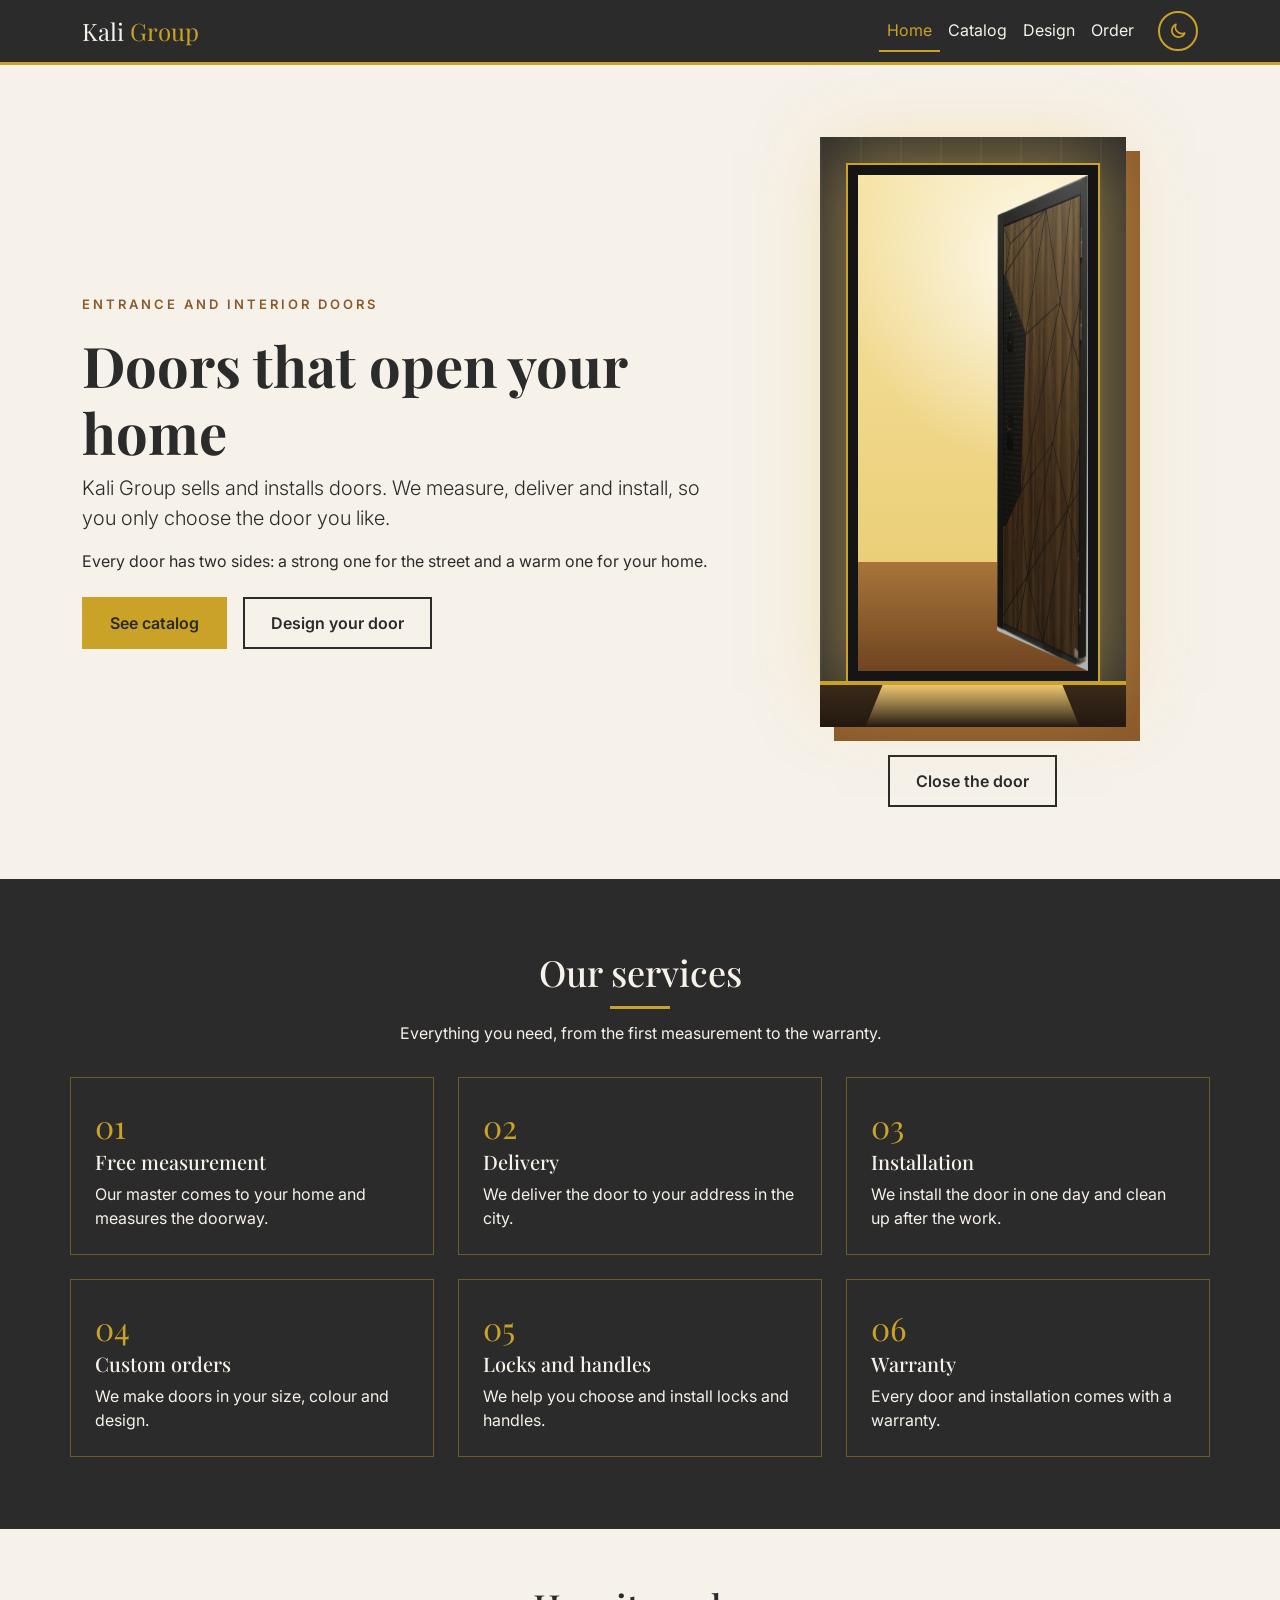
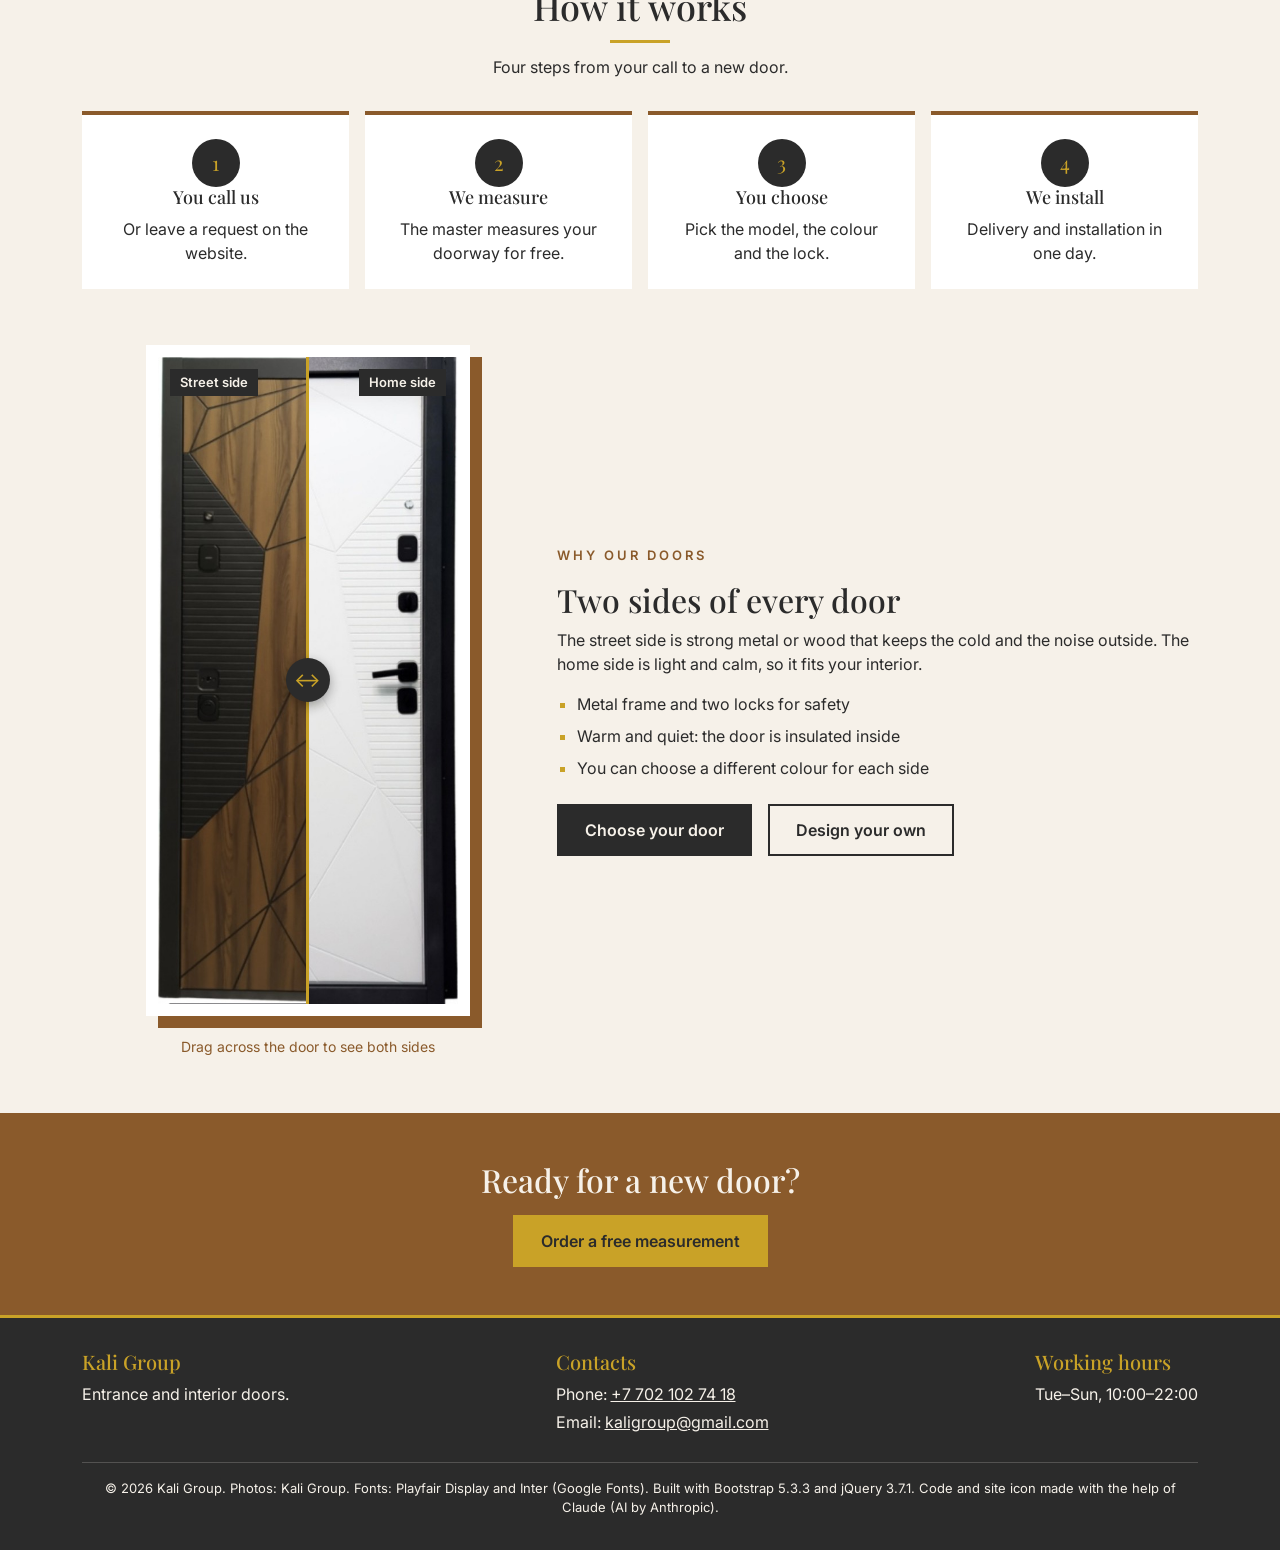
<file: index.html>
<!DOCTYPE html>
<html lang="en">
<head>
  <meta charset="UTF-8">
  <meta name="viewport" content="width=device-width, initial-scale=1">
  <title>Kali Group | Doors that open your home</title>
  <meta name="description" content="Kali Group sells and installs entrance and interior doors. Choose a door, design your own and order a free measurement.">
  <meta name="theme-color" content="#2b2b2b">

  <link rel="icon" href="favicon.svg" type="image/svg+xml">
  <link rel="icon" href="images/favicon-32.png" sizes="32x32" type="image/png">
  <link rel="icon" href="favicon.ico" sizes="48x48">
  <link rel="apple-touch-icon" href="images/apple-touch-icon.png">

  <link href="https://fonts.googleapis.com/css2?family=Inter:wght@400;600&family=Playfair+Display:wght@600;700&display=swap" rel="stylesheet">
  <link href="https://cdn.jsdelivr.net/npm/bootstrap@5.3.3/dist/css/bootstrap.min.css" rel="stylesheet">
  <link href="css/style.css" rel="stylesheet">
  <script src="js/theme.js"></script>
</head>
<body>

  <header class="sticky-top">
    <nav class="navbar navbar-expand-md site-nav" aria-label="Main menu">
      <div class="container">
        <a class="navbar-brand" href="index.html">Kali <span>Group</span></a>

        <button class="navbar-toggler" type="button" data-bs-toggle="collapse" data-bs-target="#mainMenu"
                aria-controls="mainMenu" aria-expanded="false" aria-label="Open menu">
          <span class="navbar-toggler-icon"></span>
        </button>

        <div class="collapse navbar-collapse" id="mainMenu">
          <ul class="navbar-nav ms-auto">
            <li class="nav-item"><a class="nav-link active" href="index.html" aria-current="page">Home</a></li>
            <li class="nav-item"><a class="nav-link" href="catalog.html">Catalog</a></li>
            <li class="nav-item"><a class="nav-link" href="design.html">Design</a></li>
            <li class="nav-item"><a class="nav-link" href="order.html">Order <span class="cart-count d-none">0</span><span class="visually-hidden cart-count-text d-none"> doors in your order</span></a></li>
            <li class="nav-item ms-md-3 mt-2 mt-md-0 d-flex align-items-center"><button type="button" class="theme-toggle" id="themeToggle" aria-label="Switch to dark mode">
              <svg class="icon-moon" viewBox="0 0 24 24" width="20" height="20" fill="none" stroke="currentColor" stroke-width="2" stroke-linecap="round" stroke-linejoin="round" aria-hidden="true"><path d="M20 14.5A8 8 0 0 1 9.5 4 8 8 0 1 0 20 14.5z"/></svg>
              <svg class="icon-sun" viewBox="0 0 24 24" width="20" height="20" fill="none" stroke="currentColor" stroke-width="2" stroke-linecap="round" aria-hidden="true"><circle cx="12" cy="12" r="4"/><path d="M12 2v2M12 20v2M2 12h2M20 12h2M4.9 4.9l1.4 1.4M17.7 17.7l1.4 1.4M4.9 19.1l1.4-1.4M17.7 6.3l1.4-1.4"/></svg>
            </button></li>
          </ul>
        </div>
      </div>
    </nav>
  </header>

  <main>

    <section class="hero">
      <div class="container">
        <div class="row align-items-center g-4">

          <div class="col-12 col-md-7 text-center text-md-start">
            <p class="kicker">Entrance and interior doors</p>
            <h1>Doors that open your home</h1>
            <p class="lead">Kali Group sells and installs doors. We measure, deliver and install, so you only choose the door you like.</p>
            <p class="d-none d-md-block">Every door has two sides: a strong one for the street and a warm one for your home.</p>

            <div class="button-row justify-content-center justify-content-md-start mt-4">
              <a href="catalog.html" class="button">See catalog</a>
              <a href="design.html" class="button button-line">Design your door</a>
            </div>
          </div>

          <div class="col-12 col-md-5">
            <div class="door-stage" id="doorScene">
              <div class="door-frame">
                <div class="door-room"></div>
                <div class="door-leaf" role="img" aria-label="Modern door with a walnut street side"></div>
              </div>
              <div class="door-floor"><div class="door-light"></div></div>
            </div>
            <button type="button" class="button button-line door-toggle" id="doorToggle" aria-pressed="false">Open the door</button>
          </div>

        </div>
      </div>
    </section>

    <section class="services" id="services">
      <div class="services-inner">
        <h2 class="section-title">Our services</h2>
        <p class="section-text">Everything you need, from the first measurement to the warranty.</p>

        <div class="services-list">
          <article class="service-item">
            <p class="service-number">01</p>
            <h3>Free measurement</h3>
            <p>Our master comes to your home and measures the doorway.</p>
          </article>
          <article class="service-item">
            <p class="service-number">02</p>
            <h3>Delivery</h3>
            <p>We deliver the door to your address in the city.</p>
          </article>
          <article class="service-item">
            <p class="service-number">03</p>
            <h3>Installation</h3>
            <p>We install the door in one day and clean up after the work.</p>
          </article>
          <article class="service-item">
            <p class="service-number">04</p>
            <h3>Custom orders</h3>
            <p>We make doors in your size, colour and design.</p>
          </article>
          <article class="service-item">
            <p class="service-number">05</p>
            <h3>Locks and handles</h3>
            <p>We help you choose and install locks and handles.</p>
          </article>
          <article class="service-item">
            <p class="service-number">06</p>
            <h3>Warranty</h3>
            <p>Every door and installation comes with a warranty.</p>
          </article>
        </div>
      </div>
    </section>

    <section class="section" id="steps">
      <div class="container">
        <h2 class="section-title">How it works</h2>
        <p class="section-text">Four steps from your call to a new door.</p>

        <div class="steps">
          <article class="step">
            <p class="step-number">1</p>
            <h3>You call us</h3>
            <p>Or leave a request on the website.</p>
          </article>
          <article class="step">
            <p class="step-number">2</p>
            <h3>We measure</h3>
            <p>The master measures your doorway for free.</p>
          </article>
          <article class="step">
            <p class="step-number">3</p>
            <h3>You choose</h3>
            <p>Pick the model, the colour and the lock.</p>
          </article>
          <article class="step">
            <p class="step-number">4</p>
            <h3>We install</h3>
            <p>Delivery and installation in one day.</p>
          </article>
        </div>
      </div>
    </section>

    <section class="section pt-0" id="two-sides">
      <div class="container">
        <div class="row align-items-center g-4">

          <div class="col-12 col-md-5 order-2 order-md-1">
            <div class="photo-frame compare-frame mb-0">
              <div class="compare" id="compare">
                <img src="images/door-modern-inside.jpg" alt="Modern door, white home side with lines">
                <div class="compare-top"><img src="images/door-modern-outside.jpg" alt="Modern door, walnut street side with lines"></div>
                <input type="range" class="compare-range" id="compareRange" min="0" max="100" value="50" aria-label="Move to compare the street side and the home side of the door">
                <span class="compare-line"></span>
                <span class="compare-knob" aria-hidden="true">↔</span>
                <span class="compare-tag compare-tag-left">Street side</span>
                <span class="compare-tag compare-tag-right">Home side</span>
              </div>
            </div>
            <p class="compare-hint">Drag across the door to see both sides</p>
          </div>

          <div class="col-12 col-md-7 order-1 order-md-2">
            <p class="kicker">Why our doors</p>
            <h2>Two sides of every door</h2>
            <p>The street side is strong metal or wood that keeps the cold and the noise outside. The home side is light and calm, so it fits your interior.</p>
            <ul class="check-list">
              <li>Metal frame and two locks for safety</li>
              <li>Warm and quiet: the door is insulated inside</li>
              <li>You can choose a different colour for each side</li>
            </ul>
            <div class="button-row mt-4">
              <a href="catalog.html" class="button button-dark">Choose your door</a>
              <a href="design.html" class="button button-line">Design your own</a>
            </div>
          </div>

        </div>
      </div>
    </section>

    <section class="cta">
      <h2>Ready for a new door?</h2>
      <a href="order.html" class="button">Order a free measurement</a>
    </section>

  </main>

  <footer class="site-footer">
    <div class="container">
      <div class="footer-inner">
        <div>
          <h3>Kali Group</h3>
          <p>Entrance and interior doors.</p>
        </div>
        <div>
          <h3>Contacts</h3>
          <p>Phone: <a href="tel:+77021027418">+7 702 102 74 18</a></p>
          <p>Email: <a href="mailto:kaligroup@gmail.com">kaligroup@gmail.com</a></p>
        </div>
        <div>
          <h3>Working hours</h3>
          <p>Tue–Sun, 10:00–22:00</p>
        </div>
      </div>
      <p class="footer-credit">&copy; 2026 Kali Group. Photos: Kali Group. Fonts: Playfair Display and Inter (Google Fonts). Built with Bootstrap 5.3.3 and jQuery 3.7.1. Code and site icon made with the help of Claude (AI by Anthropic).</p>
    </div>
  </footer>

  <button type="button" class="to-top" id="toTop" aria-label="Back to top">↑</button>
  <div class="toast-note" id="toast" role="status" aria-live="polite"></div>

  <script src="https://cdn.jsdelivr.net/npm/jquery@3.7.1/dist/jquery.min.js"></script>
  <script src="https://cdn.jsdelivr.net/npm/bootstrap@5.3.3/dist/js/bootstrap.bundle.min.js"></script>
  <script src="js/shared.js"></script>
  <script src="js/effects.js"></script>
  <script src="js/home.js"></script>
</body>
</html>
</file>
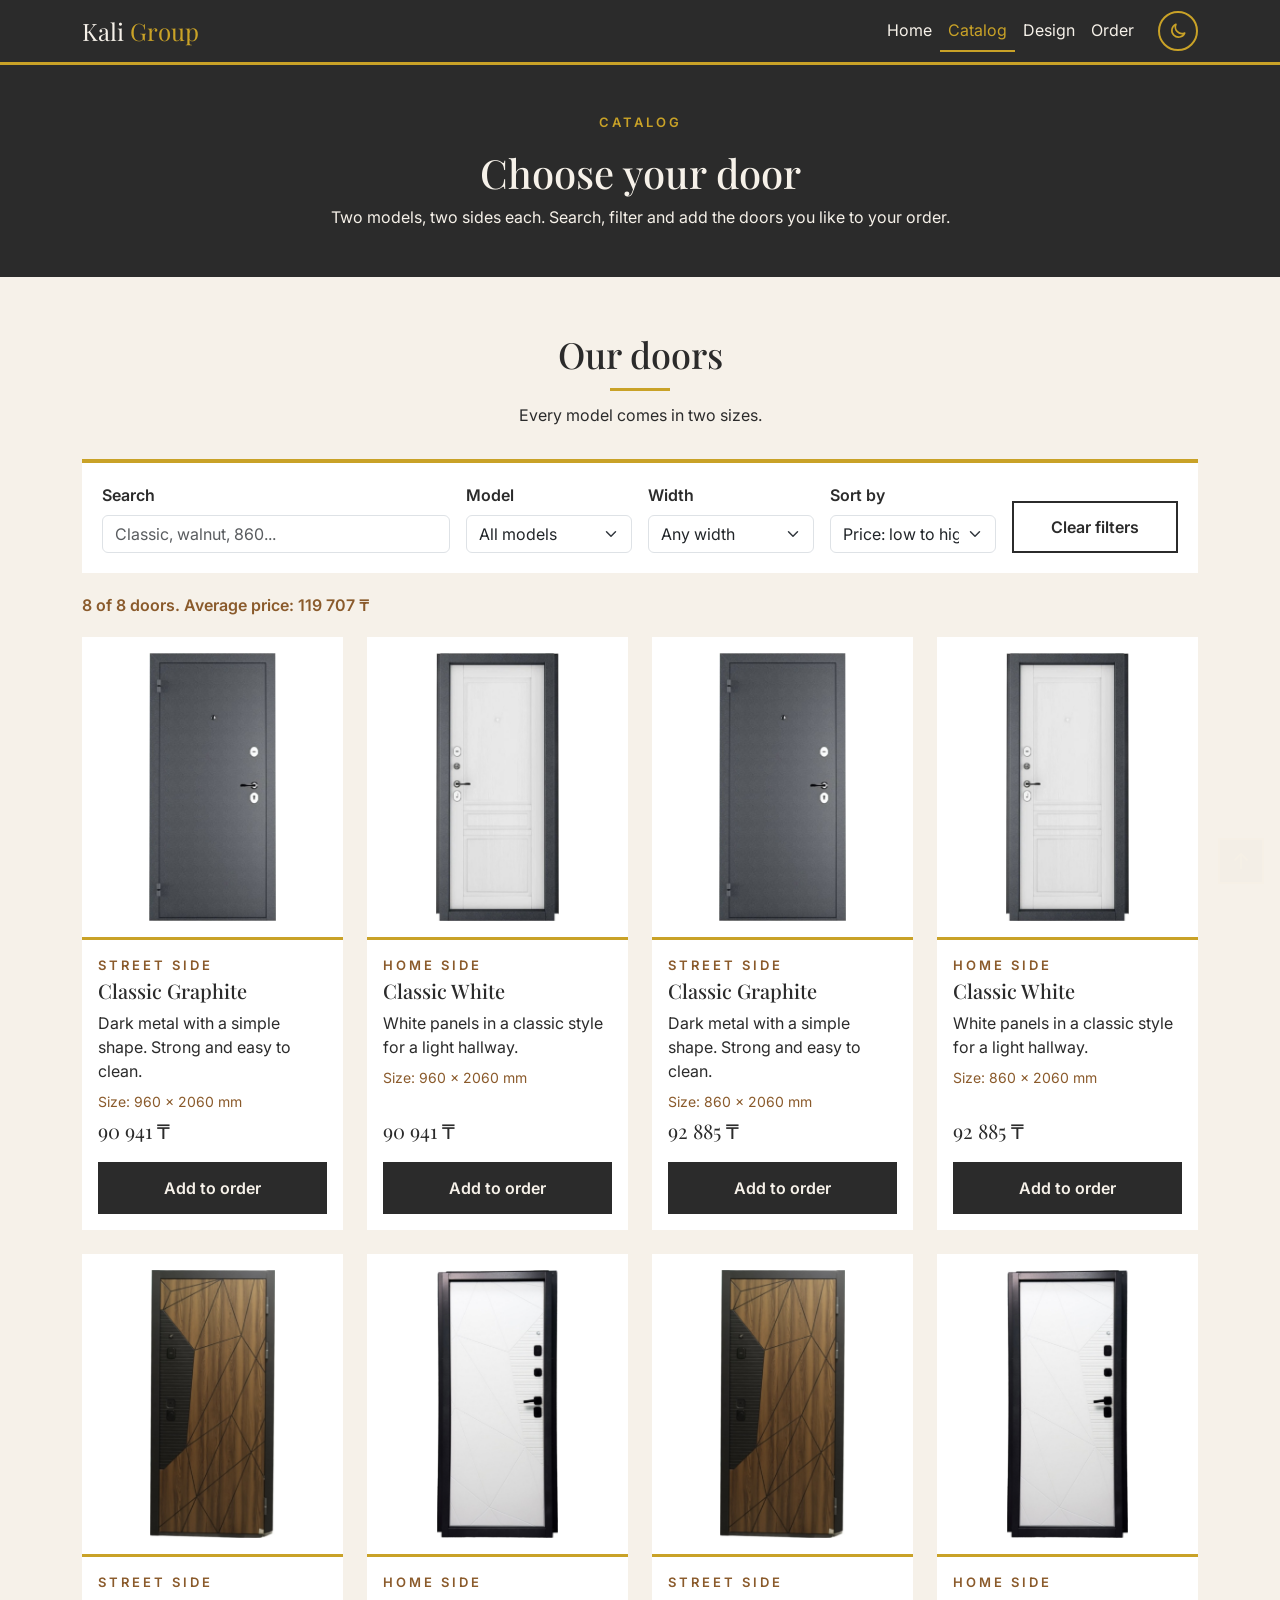
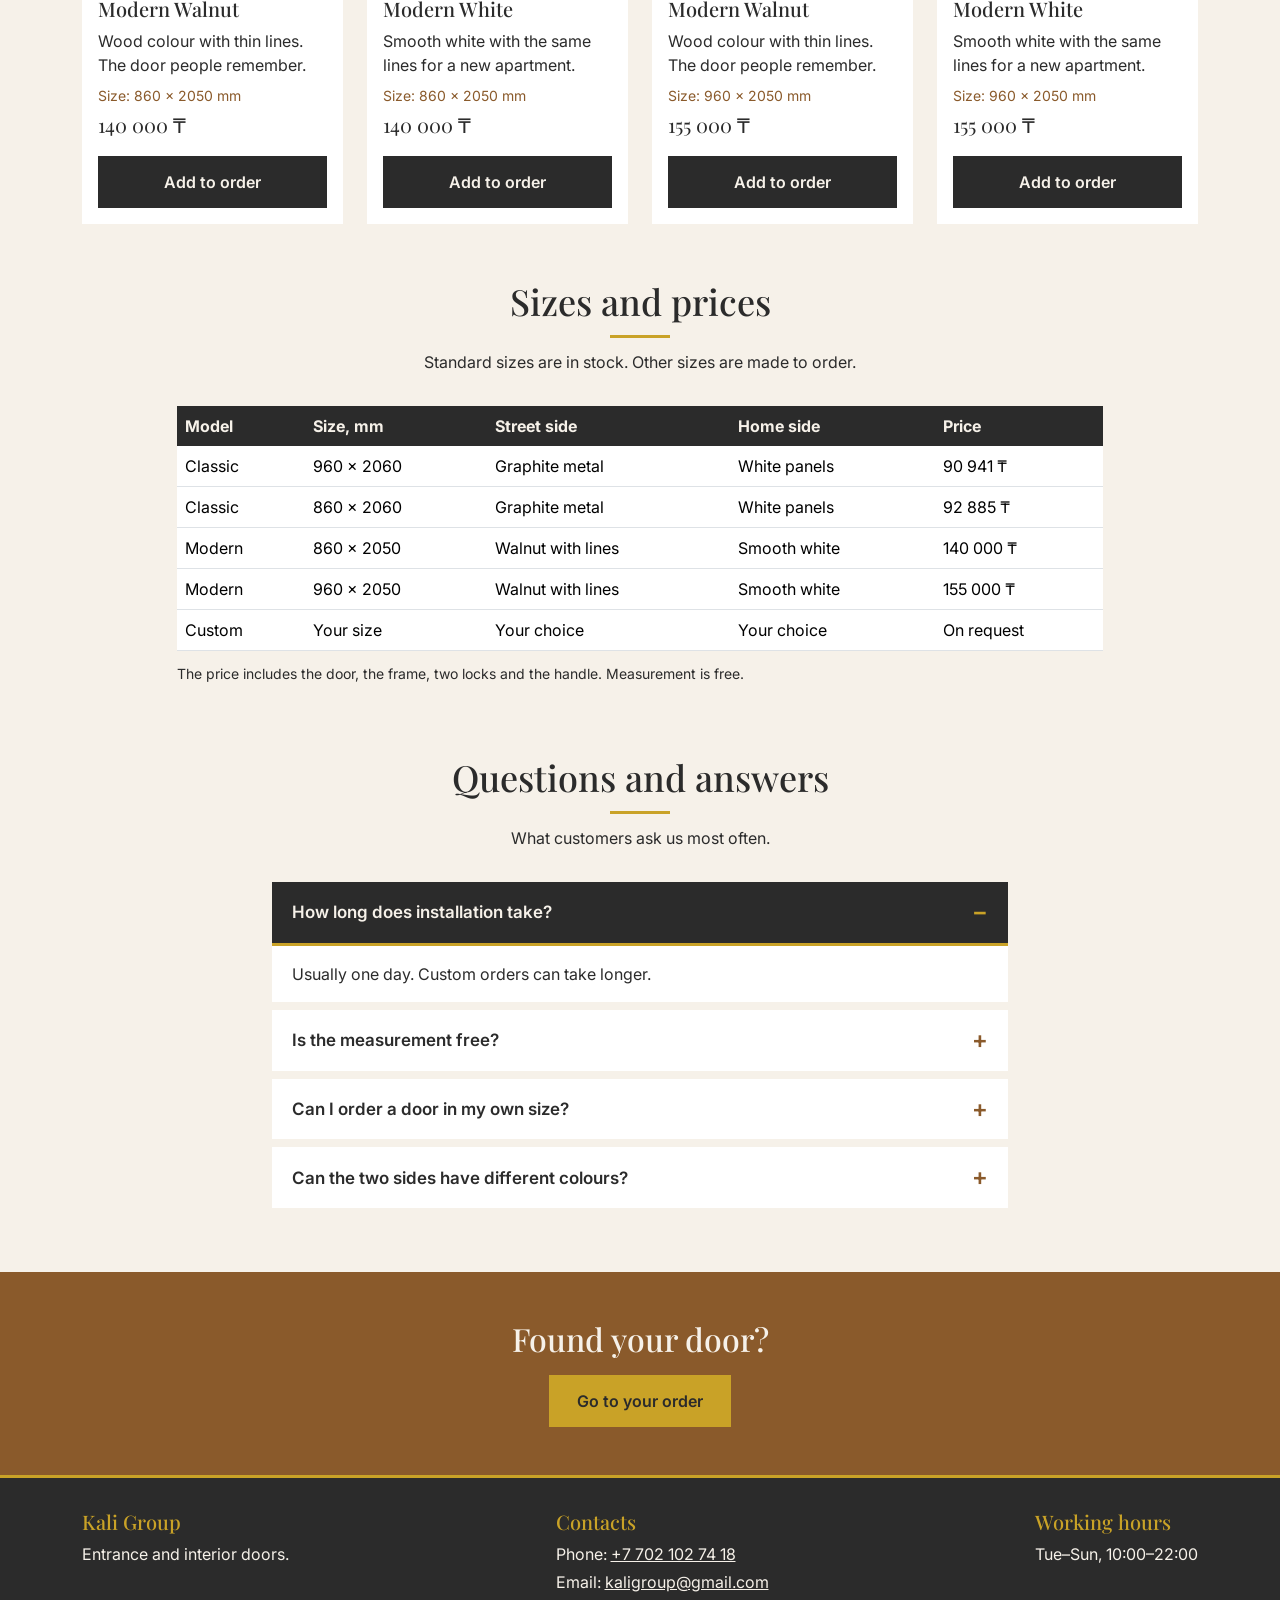
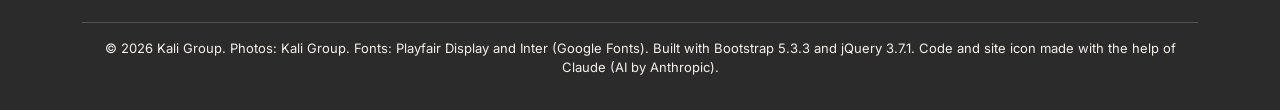
<file: catalog.html>
<!DOCTYPE html>
<html lang="en">
<head>
  <meta charset="UTF-8">
  <meta name="viewport" content="width=device-width, initial-scale=1">
  <title>Catalog | Kali Group</title>
  <meta name="description" content="Entrance and interior doors from Kali Group: search, filter, compare prices and add doors to your order.">
  <meta name="theme-color" content="#2b2b2b">

  <link rel="icon" href="favicon.svg" type="image/svg+xml">
  <link rel="icon" href="images/favicon-32.png" sizes="32x32" type="image/png">
  <link rel="icon" href="favicon.ico" sizes="48x48">
  <link rel="apple-touch-icon" href="images/apple-touch-icon.png">

  <link href="https://fonts.googleapis.com/css2?family=Inter:wght@400;600&family=Playfair+Display:wght@600;700&display=swap" rel="stylesheet">
  <link href="https://cdn.jsdelivr.net/npm/bootstrap@5.3.3/dist/css/bootstrap.min.css" rel="stylesheet">
  <link href="css/style.css" rel="stylesheet">
  <script src="js/theme.js"></script>
</head>
<body>

  <header class="sticky-top">
    <nav class="navbar navbar-expand-md site-nav" aria-label="Main menu">
      <div class="container">
        <a class="navbar-brand" href="index.html">Kali <span>Group</span></a>

        <button class="navbar-toggler" type="button" data-bs-toggle="collapse" data-bs-target="#mainMenu"
                aria-controls="mainMenu" aria-expanded="false" aria-label="Open menu">
          <span class="navbar-toggler-icon"></span>
        </button>

        <div class="collapse navbar-collapse" id="mainMenu">
          <ul class="navbar-nav ms-auto">
            <li class="nav-item"><a class="nav-link" href="index.html">Home</a></li>
            <li class="nav-item"><a class="nav-link active" href="catalog.html" aria-current="page">Catalog</a></li>
            <li class="nav-item"><a class="nav-link" href="design.html">Design</a></li>
            <li class="nav-item"><a class="nav-link" href="order.html">Order <span class="cart-count d-none">0</span><span class="visually-hidden cart-count-text d-none"> doors in your order</span></a></li>
            <li class="nav-item ms-md-3 mt-2 mt-md-0 d-flex align-items-center"><button type="button" class="theme-toggle" id="themeToggle" aria-label="Switch to dark mode">
              <svg class="icon-moon" viewBox="0 0 24 24" width="20" height="20" fill="none" stroke="currentColor" stroke-width="2" stroke-linecap="round" stroke-linejoin="round" aria-hidden="true"><path d="M20 14.5A8 8 0 0 1 9.5 4 8 8 0 1 0 20 14.5z"/></svg>
              <svg class="icon-sun" viewBox="0 0 24 24" width="20" height="20" fill="none" stroke="currentColor" stroke-width="2" stroke-linecap="round" aria-hidden="true"><circle cx="12" cy="12" r="4"/><path d="M12 2v2M12 20v2M2 12h2M20 12h2M4.9 4.9l1.4 1.4M17.7 17.7l1.4 1.4M4.9 19.1l1.4-1.4M17.7 6.3l1.4-1.4"/></svg>
            </button></li>
          </ul>
        </div>
      </div>
    </nav>
  </header>

  <main>

    <section class="page-head">
      <p class="kicker">Catalog</p>
      <h1>Choose your door</h1>
      <p class="mb-0">Two models, two sides each. Search, filter and add the doors you like to your order.</p>
    </section>

    <section class="section" id="doors">
      <div class="container">
        <h2 class="section-title">Our doors</h2>
        <p class="section-text">Every model comes in two sizes.</p>

        <div class="filters mb-3" role="search" aria-label="Find a door">
          <div class="row g-3 align-items-end">
            <div class="col-12 col-lg-4">
              <label for="search" class="form-label">Search</label>
              <input type="search" id="search" class="form-control" placeholder="Classic, walnut, 860..." maxlength="40" autocomplete="off">
            </div>
            <div class="col-6 col-md-3 col-lg-2">
              <label for="modelFilter" class="form-label">Model</label>
              <select id="modelFilter" class="form-select">
                <option value="all">All models</option>
                <option value="Classic">Classic</option>
                <option value="Modern">Modern</option>
              </select>
            </div>
            <div class="col-6 col-md-3 col-lg-2">
              <label for="sizeFilter" class="form-label">Width</label>
              <select id="sizeFilter" class="form-select">
                <option value="all">Any width</option>
                <option value="860">860 mm</option>
                <option value="960">960 mm</option>
              </select>
            </div>
            <div class="col-6 col-md-3 col-lg-2">
              <label for="sortBy" class="form-label">Sort by</label>
              <select id="sortBy" class="form-select">
                <option value="low">Price: low to high</option>
                <option value="high">Price: high to low</option>
                <option value="name">Name A–Z</option>
              </select>
            </div>
            <div class="col-6 col-md-3 col-lg-2">
              <button type="button" class="button button-line w-100" id="resetFilters">Clear filters</button>
            </div>
          </div>
        </div>

        <p class="result-info" id="resultInfo" aria-live="polite"></p>

        <div class="row g-4" id="doorGrid"></div>

        <div class="empty-state d-none" id="emptyState">
          <h3 class="h5">No doors found</h3>
          <p>Try another word or clear the filters.</p>
          <button type="button" class="button button-dark" id="emptyReset">Clear filters</button>
        </div>
        <noscript><p>Please turn on JavaScript to see the doors.</p></noscript>
      </div>
    </section>

    <section class="section pt-0" id="prices">
      <div class="container">
        <h2 class="section-title">Sizes and prices</h2>
        <p class="section-text">Standard sizes are in stock. Other sizes are made to order.</p>

        <div class="row justify-content-center">
          <div class="col-12 col-lg-10">
            <div class="table-responsive">
              <table class="table price-table">
                <thead>
                  <tr>
                    <th scope="col">Model</th>
                    <th scope="col">Size, mm</th>
                    <th scope="col" class="d-none d-md-table-cell">Street side</th>
                    <th scope="col" class="d-none d-md-table-cell">Home side</th>
                    <th scope="col">Price</th>
                  </tr>
                </thead>
                <tbody>
                  <tr>
                    <td>Classic</td>
                    <td>960 × 2060</td>
                    <td class="d-none d-md-table-cell">Graphite metal</td>
                    <td class="d-none d-md-table-cell">White panels</td>
                    <td>90 941 ₸</td>
                  </tr>
                  <tr>
                    <td>Classic</td>
                    <td>860 × 2060</td>
                    <td class="d-none d-md-table-cell">Graphite metal</td>
                    <td class="d-none d-md-table-cell">White panels</td>
                    <td>92 885 ₸</td>
                  </tr>
                  <tr>
                    <td>Modern</td>
                    <td>860 × 2050</td>
                    <td class="d-none d-md-table-cell">Walnut with lines</td>
                    <td class="d-none d-md-table-cell">Smooth white</td>
                    <td>140 000 ₸</td>
                  </tr>
                  <tr>
                    <td>Modern</td>
                    <td>960 × 2050</td>
                    <td class="d-none d-md-table-cell">Walnut with lines</td>
                    <td class="d-none d-md-table-cell">Smooth white</td>
                    <td>155 000 ₸</td>
                  </tr>
                  <tr>
                    <td>Custom</td>
                    <td>Your size</td>
                    <td class="d-none d-md-table-cell">Your choice</td>
                    <td class="d-none d-md-table-cell">Your choice</td>
                    <td>On request</td>
                  </tr>
                </tbody>
              </table>
            </div>
            <p class="table-note">The price includes the door, the frame, two locks and the handle. Measurement is free.</p>
          </div>
        </div>
      </div>
    </section>

    <section class="section pt-0" id="faq">
      <div class="container">
        <h2 class="section-title">Questions and answers</h2>
        <p class="section-text">What customers ask us most often.</p>

        <div class="row justify-content-center">
          <div class="col-12 col-lg-8">

            <div class="faq-item">
              <h3><button type="button" class="faq-question" id="faqQ1" aria-expanded="true" aria-controls="faqA1">How long does installation take?</button></h3>
              <div class="faq-answer" id="faqA1" role="region" aria-labelledby="faqQ1" style="display: block;">Usually one day. Custom orders can take longer.</div>
            </div>

            <div class="faq-item">
              <h3><button type="button" class="faq-question" id="faqQ2" aria-expanded="false" aria-controls="faqA2">Is the measurement free?</button></h3>
              <div class="faq-answer" id="faqA2" role="region" aria-labelledby="faqQ2">Yes, the measurement is free when you order a door from us.</div>
            </div>

            <div class="faq-item">
              <h3><button type="button" class="faq-question" id="faqQ3" aria-expanded="false" aria-controls="faqA3">Can I order a door in my own size?</button></h3>
              <div class="faq-answer" id="faqA3" role="region" aria-labelledby="faqQ3">Yes, we make doors in any size and colour.</div>
            </div>

            <div class="faq-item">
              <h3><button type="button" class="faq-question" id="faqQ4" aria-expanded="false" aria-controls="faqA4">Can the two sides have different colours?</button></h3>
              <div class="faq-answer" id="faqA4" role="region" aria-labelledby="faqQ4">Yes. Open the <a href="design.html">Design page</a> and try the colours of both sides before you order.</div>
            </div>

          </div>
        </div>
      </div>
    </section>

    <section class="cta">
      <h2>Found your door?</h2>
      <a href="order.html" class="button">Go to your order</a>
    </section>

  </main>

  <footer class="site-footer">
    <div class="container">
      <div class="footer-inner">
        <div>
          <h3>Kali Group</h3>
          <p>Entrance and interior doors.</p>
        </div>
        <div>
          <h3>Contacts</h3>
          <p>Phone: <a href="tel:+77021027418">+7 702 102 74 18</a></p>
          <p>Email: <a href="mailto:kaligroup@gmail.com">kaligroup@gmail.com</a></p>
        </div>
        <div>
          <h3>Working hours</h3>
          <p>Tue–Sun, 10:00–22:00</p>
        </div>
      </div>
      <p class="footer-credit">&copy; 2026 Kali Group. Photos: Kali Group. Fonts: Playfair Display and Inter (Google Fonts). Built with Bootstrap 5.3.3 and jQuery 3.7.1. Code and site icon made with the help of Claude (AI by Anthropic).</p>
    </div>
  </footer>

  <button type="button" class="to-top" id="toTop" aria-label="Back to top">↑</button>
  <div class="toast-note" id="toast" role="status" aria-live="polite"></div>

  <script src="https://cdn.jsdelivr.net/npm/jquery@3.7.1/dist/jquery.min.js"></script>
  <script src="https://cdn.jsdelivr.net/npm/bootstrap@5.3.3/dist/js/bootstrap.bundle.min.js"></script>
  <script src="js/shared.js"></script>
  <script src="js/effects.js"></script>
  <script src="js/data.js"></script>
  <script src="js/catalog.js"></script>
</body>
</html>
</file>
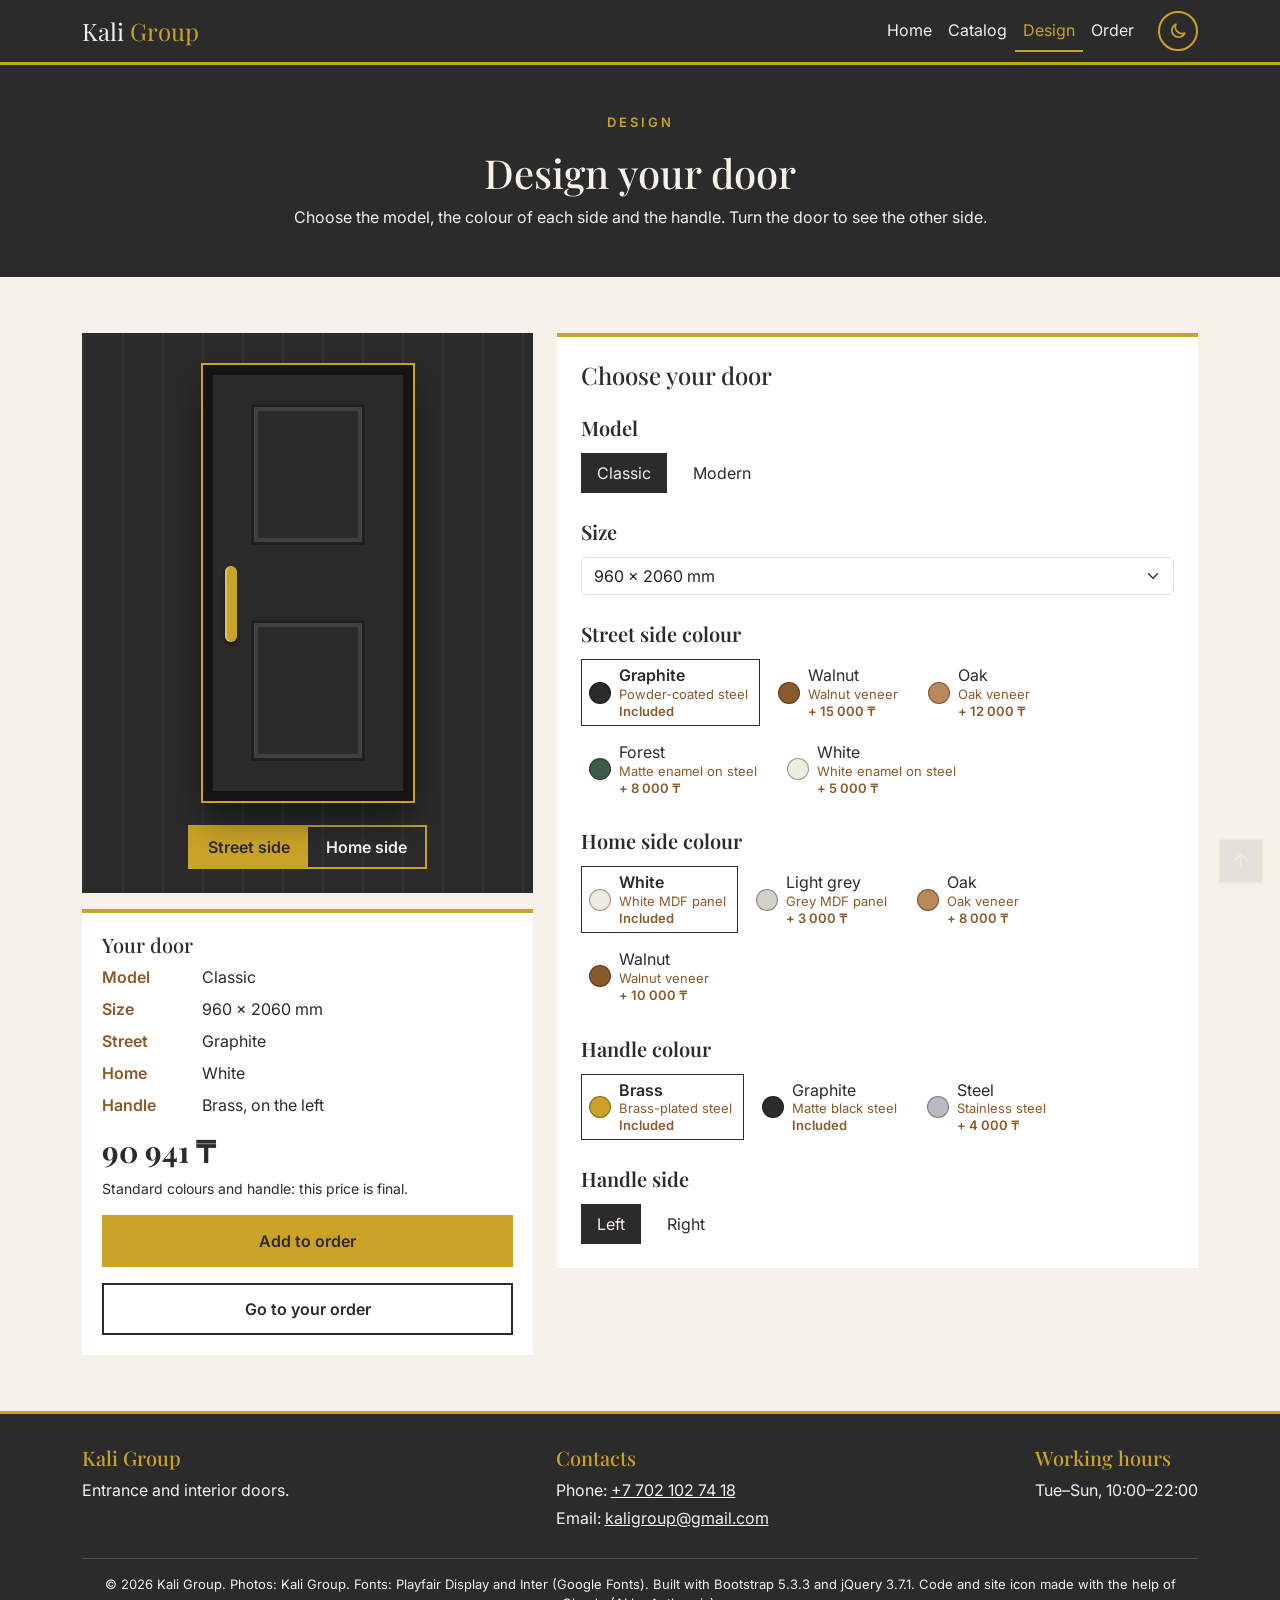
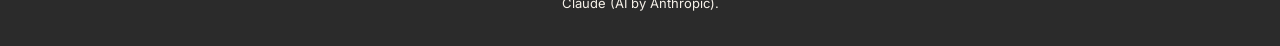
<file: design.html>
<!DOCTYPE html>
<html lang="en">
<head>
  <meta charset="UTF-8">
  <meta name="viewport" content="width=device-width, initial-scale=1">
  <title>Design your door | Kali Group</title>
  <meta name="description" content="Design your own door: choose the model, size, colour of each side and the handle, and see the price at once.">
  <meta name="theme-color" content="#2b2b2b">

  <link rel="icon" href="favicon.svg" type="image/svg+xml">
  <link rel="icon" href="images/favicon-32.png" sizes="32x32" type="image/png">
  <link rel="icon" href="favicon.ico" sizes="48x48">
  <link rel="apple-touch-icon" href="images/apple-touch-icon.png">

  <link href="https://fonts.googleapis.com/css2?family=Inter:wght@400;600&family=Playfair+Display:wght@600;700&display=swap" rel="stylesheet">
  <link href="https://cdn.jsdelivr.net/npm/bootstrap@5.3.3/dist/css/bootstrap.min.css" rel="stylesheet">
  <link href="css/style.css" rel="stylesheet">
  <script src="js/theme.js"></script>
</head>
<body>

  <header class="sticky-top">
    <nav class="navbar navbar-expand-md site-nav" aria-label="Main menu">
      <div class="container">
        <a class="navbar-brand" href="index.html">Kali <span>Group</span></a>

        <button class="navbar-toggler" type="button" data-bs-toggle="collapse" data-bs-target="#mainMenu"
                aria-controls="mainMenu" aria-expanded="false" aria-label="Open menu">
          <span class="navbar-toggler-icon"></span>
        </button>

        <div class="collapse navbar-collapse" id="mainMenu">
          <ul class="navbar-nav ms-auto">
            <li class="nav-item"><a class="nav-link" href="index.html">Home</a></li>
            <li class="nav-item"><a class="nav-link" href="catalog.html">Catalog</a></li>
            <li class="nav-item"><a class="nav-link active" href="design.html" aria-current="page">Design</a></li>
            <li class="nav-item"><a class="nav-link" href="order.html">Order <span class="cart-count d-none">0</span><span class="visually-hidden cart-count-text d-none"> doors in your order</span></a></li>
            <li class="nav-item ms-md-3 mt-2 mt-md-0 d-flex align-items-center"><button type="button" class="theme-toggle" id="themeToggle" aria-label="Switch to dark mode">
              <svg class="icon-moon" viewBox="0 0 24 24" width="20" height="20" fill="none" stroke="currentColor" stroke-width="2" stroke-linecap="round" stroke-linejoin="round" aria-hidden="true"><path d="M20 14.5A8 8 0 0 1 9.5 4 8 8 0 1 0 20 14.5z"/></svg>
              <svg class="icon-sun" viewBox="0 0 24 24" width="20" height="20" fill="none" stroke="currentColor" stroke-width="2" stroke-linecap="round" aria-hidden="true"><circle cx="12" cy="12" r="4"/><path d="M12 2v2M12 20v2M2 12h2M20 12h2M4.9 4.9l1.4 1.4M17.7 17.7l1.4 1.4M4.9 19.1l1.4-1.4M17.7 6.3l1.4-1.4"/></svg>
            </button></li>
          </ul>
        </div>
      </div>
    </nav>
  </header>

  <main>

    <section class="page-head">
      <p class="kicker">Design</p>
      <h1>Design your door</h1>
      <p class="mb-0">Choose the model, the colour of each side and the handle. Turn the door to see the other side.</p>
    </section>

    <section class="section">
      <div class="container">
        <div class="row g-4">

          <div class="col-12 col-lg-5">
            <div class="sticky-preview">
              <h2 class="visually-hidden-heading">Preview</h2>
              <div class="cfg-stage">
                <div class="cfg-door" id="cfgDoor" role="img" aria-label="Preview of your door">
                  <div class="cfg-inner">
                    <div class="cfg-face cfg-front"><span class="cfg-handle"></span></div>
                    <div class="cfg-face cfg-back"><span class="cfg-handle"></span></div>
                  </div>
                </div>
                <div class="segmented" role="group" aria-label="Side of the door">
                  <button type="button" class="view-btn" data-view="street" aria-pressed="true">Street side</button>
                  <button type="button" class="view-btn" data-view="home" aria-pressed="false">Home side</button>
                </div>
              </div>

              <div class="cfg-summary mt-3" aria-live="polite">
                <h3 class="h5">Your door</h3>
                <dl>
                  <dt>Model</dt><dd id="sumModel"></dd>
                  <dt>Size</dt><dd id="sumSize"></dd>
                  <dt>Street</dt><dd id="sumStreet"></dd>
                  <dt>Home</dt><dd id="sumHome"></dd>
                  <dt>Handle</dt><dd id="sumHandle"></dd>
                </dl>
                <p class="cfg-price mb-1" id="sumPrice"></p>
                <p class="cfg-note" id="sumNote"></p>
                <button type="button" class="button w-100" id="addConfig">Add to order</button>
                <a href="order.html" class="button button-line w-100 mt-3">Go to your order</a>
              </div>
            </div>
          </div>

          <div class="col-12 col-lg-7">
            <div class="cfg-panel">
              <h2 class="h4 mb-4">Choose your door</h2>

              <fieldset>
                <legend>Model</legend>
                <div class="choice-row" id="modelChoices">
                  <label class="choice"><input type="radio" name="model" value="Classic" checked><span class="choice-box">Classic</span></label>
                  <label class="choice"><input type="radio" name="model" value="Modern"><span class="choice-box">Modern</span></label>
                </div>
              </fieldset>

              <div class="mb-4">
                <label for="sizeSelect" class="cfg-label">Size</label>
                <select id="sizeSelect" class="form-select"></select>
              </div>

              <fieldset>
                <legend>Street side colour</legend>
                <div class="choice-row" id="streetSwatches"></div>
              </fieldset>

              <fieldset>
                <legend>Home side colour</legend>
                <div class="choice-row" id="homeSwatches"></div>
              </fieldset>

              <fieldset>
                <legend>Handle colour</legend>
                <div class="choice-row" id="handleSwatches"></div>
              </fieldset>

              <fieldset class="mb-0">
                <legend>Handle side</legend>
                <div class="choice-row" id="handleSideChoices">
                  <label class="choice"><input type="radio" name="handleSide" value="left" checked><span class="choice-box">Left</span></label>
                  <label class="choice"><input type="radio" name="handleSide" value="right"><span class="choice-box">Right</span></label>
                </div>
              </fieldset>
            </div>
          </div>

        </div>
      </div>
    </section>

  </main>

  <footer class="site-footer">
    <div class="container">
      <div class="footer-inner">
        <div>
          <h3>Kali Group</h3>
          <p>Entrance and interior doors.</p>
        </div>
        <div>
          <h3>Contacts</h3>
          <p>Phone: <a href="tel:+77021027418">+7 702 102 74 18</a></p>
          <p>Email: <a href="mailto:kaligroup@gmail.com">kaligroup@gmail.com</a></p>
        </div>
        <div>
          <h3>Working hours</h3>
          <p>Tue–Sun, 10:00–22:00</p>
        </div>
      </div>
      <p class="footer-credit">&copy; 2026 Kali Group. Photos: Kali Group. Fonts: Playfair Display and Inter (Google Fonts). Built with Bootstrap 5.3.3 and jQuery 3.7.1. Code and site icon made with the help of Claude (AI by Anthropic).</p>
    </div>
  </footer>

  <button type="button" class="to-top" id="toTop" aria-label="Back to top">↑</button>
  <div class="toast-note" id="toast" role="status" aria-live="polite"></div>

  <script src="https://cdn.jsdelivr.net/npm/jquery@3.7.1/dist/jquery.min.js"></script>
  <script src="https://cdn.jsdelivr.net/npm/bootstrap@5.3.3/dist/js/bootstrap.bundle.min.js"></script>
  <script src="js/shared.js"></script>
  <script src="js/effects.js"></script>
  <script src="js/design.js"></script>
</body>
</html>
</file>
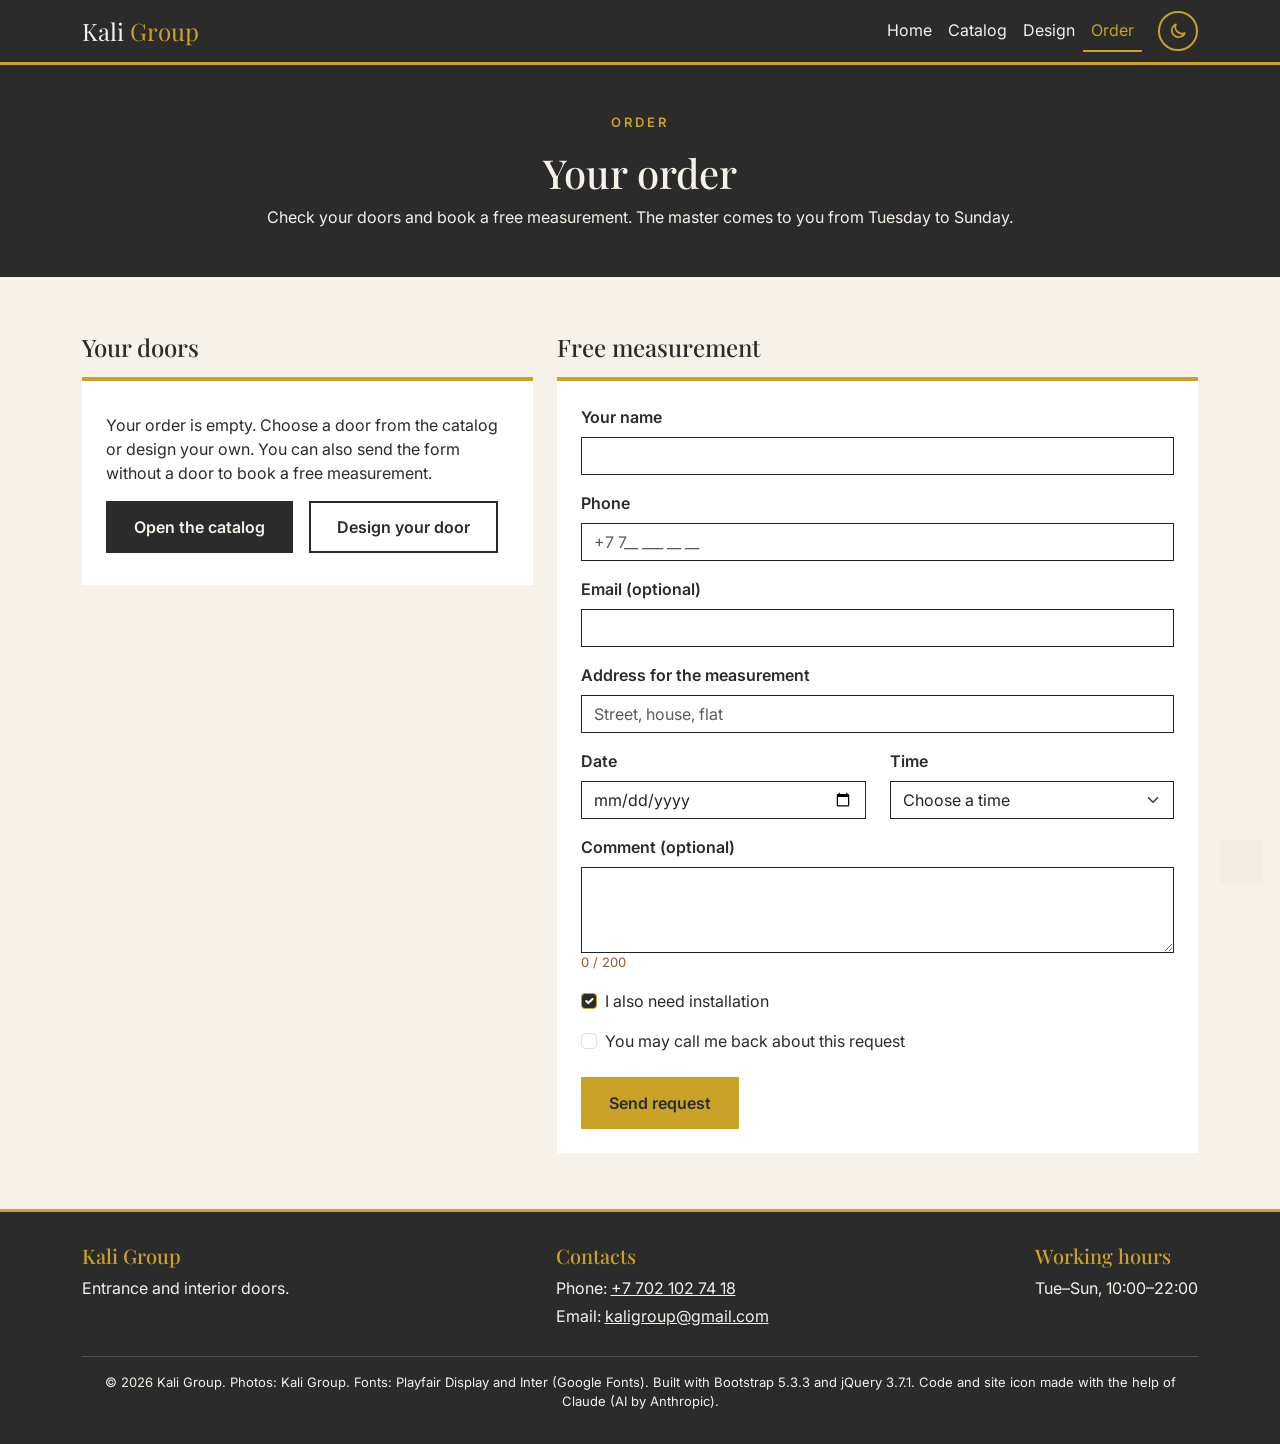
<file: order.html>
<!DOCTYPE html>
<html lang="en">
<head>
  <meta charset="UTF-8">
  <meta name="viewport" content="width=device-width, initial-scale=1">
  <title>Your order | Kali Group</title>
  <meta name="description" content="Check the doors in your order and book a free measurement with Kali Group.">
  <meta name="theme-color" content="#2b2b2b">

  <link rel="icon" href="favicon.svg" type="image/svg+xml">
  <link rel="icon" href="images/favicon-32.png" sizes="32x32" type="image/png">
  <link rel="icon" href="favicon.ico" sizes="48x48">
  <link rel="apple-touch-icon" href="images/apple-touch-icon.png">

  <link href="https://fonts.googleapis.com/css2?family=Inter:wght@400;600&family=Playfair+Display:wght@600;700&display=swap" rel="stylesheet">
  <link href="https://cdn.jsdelivr.net/npm/bootstrap@5.3.3/dist/css/bootstrap.min.css" rel="stylesheet">
  <link href="css/style.css" rel="stylesheet">
  <script src="js/theme.js"></script>
</head>
<body>

  <header class="sticky-top">
    <nav class="navbar navbar-expand-md site-nav" aria-label="Main menu">
      <div class="container">
        <a class="navbar-brand" href="index.html">Kali <span>Group</span></a>

        <button class="navbar-toggler" type="button" data-bs-toggle="collapse" data-bs-target="#mainMenu"
                aria-controls="mainMenu" aria-expanded="false" aria-label="Open menu">
          <span class="navbar-toggler-icon"></span>
        </button>

        <div class="collapse navbar-collapse" id="mainMenu">
          <ul class="navbar-nav ms-auto">
            <li class="nav-item"><a class="nav-link" href="index.html">Home</a></li>
            <li class="nav-item"><a class="nav-link" href="catalog.html">Catalog</a></li>
            <li class="nav-item"><a class="nav-link" href="design.html">Design</a></li>
            <li class="nav-item"><a class="nav-link active" href="order.html" aria-current="page">Order <span class="cart-count d-none">0</span><span class="visually-hidden cart-count-text d-none"> doors in your order</span></a></li>
            <li class="nav-item ms-md-3 mt-2 mt-md-0 d-flex align-items-center"><button type="button" class="theme-toggle" id="themeToggle" aria-label="Switch to dark mode">
              <svg class="icon-moon" viewBox="0 0 24 24" width="20" height="20" fill="none" stroke="currentColor" stroke-width="2" stroke-linecap="round" stroke-linejoin="round" aria-hidden="true"><path d="M20 14.5A8 8 0 0 1 9.5 4 8 8 0 1 0 20 14.5z"/></svg>
              <svg class="icon-sun" viewBox="0 0 24 24" width="20" height="20" fill="none" stroke="currentColor" stroke-width="2" stroke-linecap="round" aria-hidden="true"><circle cx="12" cy="12" r="4"/><path d="M12 2v2M12 20v2M2 12h2M20 12h2M4.9 4.9l1.4 1.4M17.7 17.7l1.4 1.4M4.9 19.1l1.4-1.4M17.7 6.3l1.4-1.4"/></svg>
            </button></li>
          </ul>
        </div>
      </div>
    </nav>
  </header>

  <main>

    <section class="page-head">
      <p class="kicker">Order</p>
      <h1>Your order</h1>
      <p class="mb-0">Check your doors and book a free measurement. The master comes to you from Tuesday to Sunday.</p>
    </section>

    <section class="section">
      <div class="container">

        <div class="success-box" id="successBox" role="status">
          <h2 class="h4">Request sent</h2>
          <p id="successText"></p>
          <div class="button-row">
            <a href="catalog.html" class="button">Back to the catalog</a>
            <a href="tel:+77021027418" class="button button-line">Call us</a>
          </div>
        </div>

        <div class="row g-4">

          <div class="col-12 col-lg-5">
            <h2 class="h4 mb-3">Your doors</h2>
            <div class="cart-box" id="cartList"></div>
          </div>

          <div class="col-12 col-lg-7">
            <h2 class="h4 mb-3">Free measurement</h2>
            <form class="order-form" id="orderForm" novalidate>
              <div class="mb-3">
                <label for="name" class="form-label">Your name</label>
                <input type="text" id="name" name="name" class="form-control" autocomplete="name" aria-describedby="nameError" aria-required="true">
                <div class="invalid-feedback" id="nameError"></div>
              </div>
              <div class="mb-3">
                <label for="phone" class="form-label">Phone</label>
                <input type="tel" id="phone" name="phone" class="form-control" placeholder="+7 7__ ___ __ __" autocomplete="tel" aria-describedby="phoneError" aria-required="true">
                <div class="invalid-feedback" id="phoneError"></div>
              </div>
              <div class="mb-3">
                <label for="email" class="form-label">Email (optional)</label>
                <input type="email" id="email" name="email" class="form-control" autocomplete="email" aria-describedby="emailError">
                <div class="invalid-feedback" id="emailError"></div>
              </div>
              <div class="mb-3">
                <label for="address" class="form-label">Address for the measurement</label>
                <input type="text" id="address" name="address" class="form-control" placeholder="Street, house, flat" autocomplete="address-line1" aria-describedby="addressError" aria-required="true">
                <div class="invalid-feedback" id="addressError"></div>
              </div>

              <div class="row">
                <div class="col-12 col-md-6">
              <div class="mb-3">
                <label for="date" class="form-label">Date</label>
                <input type="date" id="date" name="date" class="form-control" aria-describedby="dateError" aria-required="true">
                <div class="invalid-feedback" id="dateError"></div>
              </div>

                </div>
                <div class="col-12 col-md-6">
              <div class="mb-3">
                <label for="slot" class="form-label">Time</label>
                <select id="slot" name="slot" class="form-select" aria-describedby="slotError" aria-required="true"><option value="">Choose a time</option><option value="morning">10:00–13:00</option><option value="day">13:00–17:00</option><option value="evening">17:00–22:00</option></select>
                <div class="invalid-feedback" id="slotError"></div>
              </div>

                </div>
              </div>
              <div class="mb-3">
                <label for="comment" class="form-label">Comment (optional)</label>
                <textarea id="comment" name="comment" class="form-control" rows="3" aria-describedby="commentError commentCount"></textarea>
                <div class="invalid-feedback" id="commentError"></div>
                <div class="field-hint" id="commentCount">0 / 200</div>
              </div>

              <div class="form-check mb-3">
                <input type="checkbox" id="install" name="install" class="form-check-input" checked>
                <label for="install" class="form-check-label">I also need installation</label>
              </div>
              <div class="form-check mb-4">
                <input type="checkbox" id="agree" name="agree" class="form-check-input" aria-describedby="agreeError" aria-required="true">
                <label for="agree" class="form-check-label">You may call me back about this request</label>
                <div class="invalid-feedback" id="agreeError"></div>
              </div>
              <button type="submit" class="button">Send request</button>
            </form>
          </div>

        </div>
      </div>
    </section>

  </main>

  <footer class="site-footer">
    <div class="container">
      <div class="footer-inner">
        <div>
          <h3>Kali Group</h3>
          <p>Entrance and interior doors.</p>
        </div>
        <div>
          <h3>Contacts</h3>
          <p>Phone: <a href="tel:+77021027418">+7 702 102 74 18</a></p>
          <p>Email: <a href="mailto:kaligroup@gmail.com">kaligroup@gmail.com</a></p>
        </div>
        <div>
          <h3>Working hours</h3>
          <p>Tue–Sun, 10:00–22:00</p>
        </div>
      </div>
      <p class="footer-credit">&copy; 2026 Kali Group. Photos: Kali Group. Fonts: Playfair Display and Inter (Google Fonts). Built with Bootstrap 5.3.3 and jQuery 3.7.1. Code and site icon made with the help of Claude (AI by Anthropic).</p>
    </div>
  </footer>

  <button type="button" class="to-top" id="toTop" aria-label="Back to top">↑</button>
  <div class="toast-note" id="toast" role="status" aria-live="polite"></div>

  <script src="https://cdn.jsdelivr.net/npm/jquery@3.7.1/dist/jquery.min.js"></script>
  <script src="https://cdn.jsdelivr.net/npm/bootstrap@5.3.3/dist/js/bootstrap.bundle.min.js"></script>
  <script src="js/shared.js"></script>
  <script src="js/effects.js"></script>
  <script src="js/order.js"></script>
</body>
</html>
</file>
<file: css/style.css>
:root {
  --graphite: #2b2b2b;
  --walnut: #8a5a2b;
  --cream: #f6f1e9;
  --brass: #c9a227;
  --white: #ffffff;
  --error: #a4372a;

  --page-bg: #f6f1e9;
  --surface: #ffffff;
  --text: #2b2b2b;
  --hover: var(--hover);
  --line: var(--line);
  --line-soft: var(--line-soft);
  --accent-text: #8a5a2b;
  --strong: #2b2b2b;
  --on-strong: #f6f1e9;
}

:root[data-theme="dark"] {
  --page-bg: #181716;
  --surface: #242220;
  --text: #f1ebe0;
  --hover: #332f2a;
  --line: #4a443b;
  --line-soft: #3a352e;
  --accent-text: #d9a468;
  --strong: #f1ebe0;
  --on-strong: #1c1b1a;
  --error: #ff8a7a;
}

body {
  font-family: "Inter", sans-serif;
  background-color: var(--page-bg);
  color: var(--text);
}

h1, h2, h3 {
  font-family: "Playfair Display", serif;
}

section {
  scroll-margin-top: 70px;
}

a:focus-visible,
button:focus-visible,
input:focus-visible,
select:focus-visible,
textarea:focus-visible {
  outline: 3px solid var(--brass);
  outline-offset: 3px;
}

.section {
  padding: 56px 0;
}

.section-title {
  text-align: center;
  font-size: 30px;
  margin-bottom: 12px;
}

.section-title::after {
  content: "";
  display: block;
  width: 60px;
  height: 3px;
  margin: 12px auto 0;
  background-color: var(--brass);
}

.section-text {
  text-align: center;
  margin-bottom: 32px;
}

.kicker {
  text-transform: uppercase;
  letter-spacing: 3px;
  font-size: 13px;
  font-weight: 600;
  color: var(--accent-text);
}

/* Buttons */

.button {
  display: inline-block;
  padding: 12px 26px;
  border: 2px solid var(--brass);
  background-color: var(--brass);
  color: var(--graphite);
  font-family: inherit;
  font-size: 16px;
  font-weight: 600;
  line-height: 1.5;
  text-align: center;
  text-decoration: none;
  cursor: pointer;
  transition: background-color 0.3s, color 0.3s, border-color 0.3s, transform 0.2s;
}

.button:hover {
  background-color: var(--walnut);
  border-color: var(--walnut);
  color: var(--cream);
  transform: translateY(-2px);
}

.button:active {
  transform: translateY(0);
}

.button-line {
  background-color: transparent;
  border-color: var(--text);
  color: var(--text);
}

.button-line:hover {
  background-color: var(--text);
  border-color: var(--text);
  color: var(--page-bg);
}

.button-dark {
  background-color: var(--strong);
  border-color: var(--strong);
  color: var(--on-strong);
}

.button-dark:hover {
  background-color: var(--brass);
  border-color: var(--brass);
  color: var(--graphite);
}

/* Buttons side by side */

.button-row {
  display: flex;
  flex-wrap: wrap;
  gap: 16px;
}

.button-row .button {
  flex: 1 1 100%;
}

/* Navbar */

.site-nav {
  background-color: var(--graphite);
  border-bottom: 3px solid var(--brass);
}

.site-nav .navbar-brand {
  font-family: "Playfair Display", serif;
  font-size: 24px;
  color: var(--cream);
}

.site-nav .navbar-brand span {
  color: var(--brass);
}

.site-nav .nav-link {
  color: var(--cream);
  border-bottom: 2px solid transparent;
  transition: color 0.3s, border-color 0.3s;
}

.site-nav .nav-link:hover,
.site-nav .nav-link.active {
  color: var(--brass);
  border-bottom-color: var(--brass);
}

.site-nav .navbar-toggler {
  border-color: var(--brass);
  border-radius: 0;
}

.site-nav .navbar-toggler-icon {
  filter: invert(1);
}

.cart-count {
  display: inline-block;
  min-width: 22px;
  margin-left: 4px;
  padding: 0 6px;
  border-radius: 11px;
  background-color: var(--brass);
  color: var(--graphite);
  font-size: 13px;
  font-weight: 600;
  line-height: 22px;
  text-align: center;
}

/* Hero with the door */

.hero {
  padding: 48px 0;
  overflow: hidden;
}

.hero h1 {
  font-size: 36px;
  font-weight: 700;
}

.door-stage {
  position: relative;
  width: max-content;
  max-width: 100%;
  margin: 0 auto;
  padding: 28px 28px 0;
  background-color: var(--graphite);
  background-image: repeating-linear-gradient(90deg, rgba(255, 255, 255, 0.04) 0 2px, transparent 2px 40px);
  box-shadow: 14px 14px 0 var(--walnut);
  cursor: pointer;
}

.door-frame {
  display: grid;
  width: 200px;
  height: 412px;
  border: 10px solid #151515;
  perspective: 1100px;
  box-shadow: 0 0 0 2px var(--brass);
  transition: box-shadow 1.4s;
}

.door-room,
.door-leaf {
  grid-area: 1 / 1;
}

.door-room {
  position: relative;
  background:
    radial-gradient(circle at 80% 18%, rgba(255, 255, 255, 0.85), transparent 45%),
    linear-gradient(#f6e3a6, #e8c96a);
}

.door-room::before {
  content: "";
  position: absolute;
  right: 0;
  bottom: 0;
  left: 0;
  height: 22%;
  background: linear-gradient(#a8743a, #6f4520);
}

.door-room::after {
  content: "";
  position: absolute;
  top: 12%;
  right: 16%;
  width: 26px;
  height: 20px;
  background-color: var(--brass);
  clip-path: polygon(20% 0, 80% 0, 100% 100%, 0 100%);
}

.door-leaf {
  position: relative;
  z-index: 1;
  background-image: url("../images/door-modern-outside.jpg");
  background-size: cover;
  background-position: center;
  transform-origin: right center;
  transition: transform 1.6s cubic-bezier(0.3, 0.7, 0.2, 1), filter 1.6s;
}

.door-stage.is-open .door-leaf {
  transform: rotateY(-68deg);
  filter: brightness(0.7);
}

.door-stage.is-open .door-frame {
  box-shadow: 0 0 0 2px var(--brass), 0 0 70px 12px rgba(240, 200, 100, 0.5);
}

.door-floor {
  position: relative;
  height: 46px;
  margin: 0 -28px;
  overflow: hidden;
  border-top: 4px solid var(--brass);
  background: linear-gradient(#3a2a1a, #231810);
}

.door-light {
  position: absolute;
  top: 0;
  left: 50%;
  width: 70%;
  height: 100%;
  transform: translateX(-50%);
  background: linear-gradient(rgba(255, 214, 120, 0.9), transparent);
  clip-path: polygon(8% 0, 92% 0, 100% 100%, 0 100%);
  opacity: 0;
  transition: opacity 1.4s;
}

.door-stage.is-open .door-light {
  opacity: 1;
}

.door-toggle {
  display: block;
  margin: 28px auto 0;
}

/* Services: own Grid */

.services {
  padding: 56px 16px;
  background-color: var(--graphite);
  color: var(--cream);
}

.services-inner {
  max-width: 1140px;
  margin: 0 auto;
}

.services-list {
  display: grid;
  grid-template-columns: 1fr;
  gap: 16px;
}

.service-item {
  padding: 24px;
  border: 1px solid rgba(201, 162, 39, 0.4);
  transition: transform 0.3s, border-color 0.3s;
}

.service-item:hover {
  transform: translateY(-6px);
  border-color: var(--brass);
}

.service-number {
  font-family: "Playfair Display", serif;
  font-size: 32px;
  color: var(--brass);
}

.service-item h3 {
  font-size: 20px;
  margin-bottom: 8px;
}

.service-item p {
  margin-bottom: 0;
}

/* Steps: Flexbox */

.steps {
  display: flex;
  flex-direction: column;
  gap: 16px;
}

.step {
  flex: 1 1 40%;
  padding: 24px;
  background-color: var(--surface);
  border-top: 4px solid var(--walnut);
  text-align: center;
}

.step-number {
  display: flex;
  align-items: center;
  justify-content: center;
  width: 48px;
  height: 48px;
  margin: 0 auto 12px;
  border-radius: 50%;
  background-color: var(--graphite);
  color: var(--brass);
  font-family: "Playfair Display", serif;
  font-size: 20px;
}

.step h3 {
  font-size: 18px;
}

.step p {
  margin-bottom: 0;
}

/* Two sides: compare slider */

.photo-frame {
  padding: 12px;
  background-color: var(--surface);
  box-shadow: 12px 12px 0 var(--walnut);
}

.compare-frame {
  width: 324px;
  max-width: 100%;
  margin: 0 auto;
}

.compare {
  --pos: 50%;
  position: relative;
  width: 100%;
  margin: 0 auto;
  aspect-ratio: 535 / 1153;
  overflow: hidden;
}

.compare img {
  position: absolute;
  inset: 0;
  display: block;
  width: 100%;
  height: 100%;
  object-fit: cover;
}

.compare-top {
  position: absolute;
  inset: 0;
  clip-path: inset(0 calc(100% - var(--pos)) 0 0);
}

.compare-line {
  pointer-events: none;
  position: absolute;
  top: 0;
  bottom: 0;
  left: var(--pos);
  width: 3px;
  margin-left: -1.5px;
  background-color: var(--brass);
}

.compare-knob {
  position: absolute;
  top: 50%;
  left: var(--pos);
  display: flex;
  align-items: center;
  justify-content: center;
  width: 44px;
  height: 44px;
  margin: -22px 0 0 -22px;
  border-radius: 50%;
  background-color: var(--graphite);
  color: var(--brass);
  font-size: 20px;
  box-shadow: 0 4px 12px rgba(0, 0, 0, 0.35);
  pointer-events: none;
}

.compare-tag {
  position: absolute;
  top: 12px;
  padding: 4px 10px;
  background-color: var(--graphite);
  color: var(--cream);
  font-size: 13px;
  font-weight: 600;
  pointer-events: none;
}

.compare-tag-left {
  left: 12px;
}

.compare-tag-right {
  right: 12px;
}

.compare-range {
  position: absolute;
  inset: 0;
  width: 100%;
  height: 100%;
  margin: 0;
  opacity: 0;
  cursor: ew-resize;
}

.compare-range:focus-visible ~ .compare-knob {
  outline: 3px solid var(--brass);
  outline-offset: 3px;
}

.compare-hint {
  margin: 20px 0 0;
  text-align: center;
  font-size: 14px;
  color: var(--accent-text);
}

.check-list {
  padding-left: 20px;
  list-style: square;
}

.check-list li {
  margin-bottom: 8px;
}

.check-list li::marker {
  color: var(--brass);
}

/* Call to action and footer */

.cta {
  padding: 48px 16px;
  background-color: var(--walnut);
  color: var(--cream);
  text-align: center;
}

.cta h2 {
  margin-bottom: 16px;
}

.cta .button-line {
  border-color: var(--cream);
  color: var(--cream);
}

.cta .button-line:hover {
  background-color: var(--cream);
  border-color: var(--cream);
  color: var(--graphite);
}

.site-footer {
  padding: 32px 0 16px;
  background-color: var(--graphite);
  color: var(--cream);
  border-top: 3px solid var(--brass);
}

.footer-inner {
  display: flex;
  flex-direction: column;
  gap: 24px;
}

.footer-inner h3 {
  font-size: 20px;
  color: var(--brass);
}

.footer-inner p {
  margin-bottom: 4px;
}

.footer-inner a {
  color: var(--cream);
}

.footer-credit {
  margin-top: 24px;
  padding-top: 16px;
  border-top: 1px solid rgba(246, 241, 233, 0.2);
  font-size: 13px;
  text-align: center;
}

.to-top {
  position: fixed;
  right: 16px;
  bottom: 16px;
  z-index: 20;
  display: none;
  width: 46px;
  height: 46px;
  border: 2px solid var(--brass);
  background-color: var(--graphite);
  color: var(--brass);
  font-size: 22px;
  cursor: pointer;
  transition: background-color 0.3s, color 0.3s;
}

.to-top:hover {
  background-color: var(--brass);
  color: var(--graphite);
}

.toast-note {
  position: fixed;
  right: 16px;
  bottom: 74px;
  left: 16px;
  z-index: 30;
  max-width: 420px;
  margin: 0 auto;
  padding: 12px 16px;
  border-left: 4px solid var(--brass);
  background-color: var(--graphite);
  color: var(--cream);
  opacity: 0;
  pointer-events: none;
}

/* Inner pages */

.page-head {
  padding: 48px 16px;
  background-color: var(--graphite);
  color: var(--cream);
  text-align: center;
}

.page-head .kicker {
  color: var(--brass);
}

/* Catalog: filters and cards */

.filters {
  padding: 20px;
  background-color: var(--surface);
  border-top: 4px solid var(--brass);
}

.filters .form-label {
  font-weight: 600;
}

.result-info {
  margin: 20px 0;
  font-weight: 600;
  color: var(--accent-text);
}

.door-card {
  background-color: var(--surface);
  color: var(--text);
  border: none;
  border-radius: 0;
  overflow: hidden;
  transition: transform 0.3s, box-shadow 0.3s;
}

.door-card:hover {
  transform: translateY(-8px);
  box-shadow: 0 12px 24px rgba(0, 0, 0, 0.15);
}

.door-card img {
  height: 300px;
  padding: 16px;
  object-fit: contain;
  transition: transform 0.4s;
}

.door-card:hover img {
  transform: scale(1.06);
}

.door-card .card-body {
  border-top: 3px solid var(--brass);
}

.door-size {
  margin-bottom: 4px;
  font-size: 14px;
  color: var(--accent-text);
}

.door-price {
  font-family: "Playfair Display", serif;
  font-size: 20px;
}

.empty-state {
  padding: 40px 16px;
  border: 2px dashed var(--brass);
  background-color: var(--surface);
  text-align: center;
}

.price-table {
  margin-bottom: 0;
}

.price-table thead th {
  background-color: var(--graphite);
  color: var(--cream);
  border: none;
}

.price-table td {
  background-color: var(--surface);
  vertical-align: middle;
}

.price-table tbody tr:hover td {
  background-color: var(--hover);
}

.table-note {
  margin-top: 12px;
  font-size: 14px;
}

/* FAQ accordion (jQuery) */

.faq-item {
  margin-bottom: 8px;
  border: 1px solid var(--line);
  background-color: var(--surface);
}

.faq-item h3 {
  margin: 0;
  font-size: 18px;
}

.faq-question {
  display: flex;
  align-items: center;
  justify-content: space-between;
  gap: 16px;
  width: 100%;
  padding: 16px 20px;
  border: none;
  background: none;
  color: inherit;
  font-family: "Inter", sans-serif;
  font-size: 17px;
  font-weight: 600;
  text-align: left;
  cursor: pointer;
  transition: background-color 0.3s, color 0.3s;
}

.faq-question::after {
  content: "+";
  font-size: 24px;
  color: var(--accent-text);
}

.faq-question:hover {
  background-color: var(--hover);
}

.faq-question[aria-expanded="true"] {
  background-color: var(--strong);
  color: var(--on-strong);
}

.faq-question[aria-expanded="true"]::after {
  content: "−";
  color: var(--brass);
}

.faq-answer {
  display: none;
  padding: 16px 20px;
  border-top: 3px solid var(--brass);
}

/* Design page */

.cfg-stage {
  padding: 32px 16px 24px;
  background-color: var(--graphite);
  background-image: repeating-linear-gradient(90deg, rgba(255, 255, 255, 0.04) 0 2px, transparent 2px 40px);
  text-align: center;
}

.cfg-door {
  --street: #2b2b2b;
  --home: #f1ece2;
  --handle: #c9a227;
  width: 210px;
  height: 436px;
  margin: 0 auto 24px;
  perspective: 1200px;
}

.cfg-inner {
  position: relative;
  width: 100%;
  height: 100%;
  transform-style: preserve-3d;
  transition: transform 0.9s cubic-bezier(0.3, 0.7, 0.2, 1);
}

.cfg-door.show-home .cfg-inner {
  transform: rotateY(180deg);
}

.cfg-face {
  position: absolute;
  inset: 0;
  border: 10px solid #151515;
  backface-visibility: hidden;
  box-shadow: 0 0 0 2px var(--brass), 0 18px 30px rgba(0, 0, 0, 0.45);
}

.cfg-front {
  background-color: var(--street);
}

.cfg-back {
  background-color: var(--home);
  transform: rotateY(180deg);
}

.cfg-face::before,
.cfg-face::after {
  content: "";
  position: absolute;
  right: 20%;
  left: 20%;
  height: 34%;
  border: 3px solid rgba(0, 0, 0, 0.25);
  box-shadow: inset 0 0 0 4px rgba(255, 255, 255, 0.1);
}

.cfg-face::before {
  top: 7%;
}

.cfg-face::after {
  bottom: 7%;
}

.cfg-door.is-modern .cfg-face::before,
.cfg-door.is-modern .cfg-face::after {
  display: none;
}

.cfg-door.is-modern .cfg-face {
  background-image: repeating-linear-gradient(0deg, transparent 0 26px, rgba(0, 0, 0, 0.3) 26px 28px);
}

.cfg-handle {
  position: absolute;
  top: 46%;
  left: 12px;
  z-index: 1;
  width: 12px;
  height: 76px;
  border-radius: 6px;
  background-color: var(--handle);
  box-shadow: 0 3px 5px rgba(0, 0, 0, 0.45), inset 2px 0 0 rgba(255, 255, 255, 0.35);
}

.cfg-door.handle-right .cfg-handle {
  right: 12px;
  left: auto;
}

.cfg-back .cfg-handle {
  right: 12px;
  left: auto;
}

.cfg-door.handle-right .cfg-back .cfg-handle {
  right: auto;
  left: 12px;
}

.segmented {
  display: inline-flex;
  border: 2px solid var(--brass);
}

.segmented button {
  padding: 8px 18px;
  border: none;
  background: transparent;
  color: var(--cream);
  font-family: inherit;
  font-weight: 600;
  cursor: pointer;
  transition: background-color 0.3s, color 0.3s;
}

.segmented button:hover {
  background-color: rgba(201, 162, 39, 0.25);
}

.segmented button[aria-pressed="true"] {
  background-color: var(--brass);
  color: var(--graphite);
}

.cfg-summary {
  padding: 20px;
  background-color: var(--surface);
  border-top: 4px solid var(--brass);
}

.cfg-summary dl {
  margin-bottom: 12px;
}

.cfg-summary dt {
  float: left;
  clear: left;
  width: 90px;
  font-weight: 600;
  color: var(--accent-text);
}

.cfg-summary dd {
  margin-left: 100px;
}

.cfg-price {
  font-family: "Playfair Display", serif;
  font-size: 30px;
  font-weight: 700;
}

.cfg-note {
  font-size: 14px;
}

.cfg-panel {
  padding: 24px;
  background-color: var(--surface);
  border-top: 4px solid var(--brass);
}

.cfg-panel fieldset {
  margin-bottom: 24px;
}

.cfg-panel legend,
.cfg-panel .cfg-label {
  display: block;
  float: none;
  margin-bottom: 10px;
  font-family: "Playfair Display", serif;
  font-size: 20px;
  font-weight: 600;
}

.choice-row {
  display: flex;
  flex-wrap: wrap;
  gap: 10px;
}

.choice {
  position: relative;
  display: inline-flex;
  align-items: center;
  gap: 8px;
  margin: 0;
  cursor: pointer;
}

.choice input {
  position: absolute;
  opacity: 0;
}

.choice-box,
.swatch {
  padding: 8px 16px;
  border: 2px solid var(--line);
  background-color: var(--surface);
  transition: border-color 0.3s, background-color 0.3s;
}

.choice:hover .choice-box,
.swatch:hover {
  border-color: var(--brass);
}

.choice input:checked + .choice-box {
  border-color: var(--strong);
  background-color: var(--strong);
  color: var(--on-strong);
}

.swatch input:checked ~ .swatch-text .swatch-name {
  font-weight: 600;
}

.swatch:has(input:checked) {
  border-color: var(--strong);
  box-shadow: inset 0 0 0 1px var(--strong);
}

.choice input:focus-visible + .choice-box,
.swatch:has(input:focus-visible) {
  outline: 3px solid var(--brass);
  outline-offset: 3px;
}

.swatch {
  padding: 6px 12px 6px 8px;
}

.swatch-dot {
  width: 22px;
  height: 22px;
  border: 1px solid rgba(0, 0, 0, 0.35);
  border-radius: 50%;
}

/* Order page */

.cart-box,
.order-form {
  padding: 24px;
  background-color: var(--surface);
  border-top: 4px solid var(--brass);
}

.cart-empty {
  padding: 8px 0;
}

.cart-item {
  display: grid;
  grid-template-columns: 1fr auto;
  gap: 8px 16px;
  padding: 16px 0;
  border-bottom: 1px solid var(--line-soft);
}

.cart-info {
  display: flex;
  flex-direction: column;
}

.cart-info span {
  font-size: 14px;
  color: var(--accent-text);
}

.cart-qty {
  display: flex;
  align-items: center;
  gap: 8px;
}

.qty-btn {
  width: 34px;
  height: 34px;
  border: 2px solid var(--text);
  background-color: var(--surface);
  color: var(--text);
  font-size: 18px;
  line-height: 1;
  cursor: pointer;
  transition: background-color 0.3s, color 0.3s;
}

.qty-btn:hover:not(:disabled) {
  background-color: var(--strong);
  color: var(--on-strong);
}

.qty-btn:disabled {
  border-color: var(--line);
  color: var(--line);
  cursor: not-allowed;
}

.qty-number {
  min-width: 24px;
  text-align: center;
  font-weight: 600;
}

.cart-line {
  display: flex;
  flex-direction: column;
  align-items: flex-end;
  grid-column: 2;
  grid-row: 1 / span 2;
}

.cart-price {
  font-family: "Playfair Display", serif;
  font-size: 18px;
  font-weight: 700;
}

.remove-btn {
  padding: 0;
  border: none;
  background: none;
  color: var(--error);
  font-size: 14px;
  text-decoration: underline;
  cursor: pointer;
}

.remove-btn:hover {
  color: var(--text);
}

.cart-total {
  display: flex;
  justify-content: space-between;
  padding-top: 16px;
  font-size: 18px;
}

.cart-total strong {
  font-family: "Playfair Display", serif;
  font-size: 24px;
}

.order-form .form-label {
  font-weight: 600;
}

.order-form .form-control,
.order-form .form-select {
  border-radius: 0;
  border-color: var(--line);
}

.order-form .form-control:focus,
.order-form .form-select:focus {
  border-color: var(--brass);
  box-shadow: 0 0 0 3px rgba(201, 162, 39, 0.25);
}

.order-form .form-control.is-invalid,
.order-form .form-select.is-invalid {
  border-color: var(--error);
  background-image: none;
  padding-right: 12px;
}

.order-form .invalid-feedback,
.order-form .form-check-input.is-invalid ~ .invalid-feedback {
  color: var(--error);
  font-weight: 600;
}

.order-form .form-check-input:checked {
  background-color: var(--graphite);
  border-color: var(--brass);
}

.order-form .form-check-input.is-invalid {
  border-color: var(--error);
}

.order-form .form-check-input.is-invalid ~ .form-check-label {
  color: var(--error);
}

.field-hint {
  font-size: 13px;
  color: var(--accent-text);
}

.success-box {
  display: none;
  margin-bottom: 24px;
  padding: 24px;
  border-left: 6px solid var(--brass);
  background-color: var(--graphite);
  color: var(--cream);
}

.success-box h3 {
  color: var(--brass);
}

.success-box .button-line {
  border-color: var(--cream);
  color: var(--cream);
}

.success-box .button-line:hover {
  background-color: var(--cream);
  border-color: var(--cream);
  color: var(--graphite);
}

/* Media queries (mobile-first) */

.visually-hidden-heading {
  position: absolute;
  width: 1px;
  height: 1px;
  overflow: hidden;
  clip: rect(0 0 0 0);
}

@media (min-width: 576px) {
  .button-row .button {
    flex: 0 0 auto;
  }
}

@media (min-width: 768px) {
  .section-title {
    font-size: 36px;
  }

  .hero {
    padding: 72px 0;
  }

  .hero h1 {
    font-size: 48px;
  }

  .door-frame {
    width: 250px;
    height: 516px;
  }

  .services {
    padding: 72px 24px;
  }

  .services-list {
    grid-template-columns: 1fr 1fr;
    gap: 24px;
  }

  .steps {
    flex-direction: row;
    flex-wrap: wrap;
  }

  .footer-inner {
    flex-direction: row;
    justify-content: space-between;
  }

  .cart-item {
    grid-template-columns: 1fr auto auto;
    align-items: center;
  }

  .cart-line {
    grid-column: auto;
    grid-row: auto;
    min-width: 110px;
  }
}

@media (min-width: 992px) {
  .sticky-preview {
    position: sticky;
    top: 90px;
  }
}

@media (min-width: 1024px) {
  .hero h1 {
    font-size: 56px;
  }

  .services-list {
    grid-template-columns: 1fr 1fr 1fr;
  }

  .step {
    flex: 1 1 20%;
  }
}

@media (prefers-reduced-motion: reduce) {
  .door-leaf,
  .door-frame,
  .door-light,
  .door-card,
  .door-card img,
  .service-item,
  .cfg-inner,
  .button {
    transition: none;
  }
}


/* Dark mode toggle and clear order button */

.theme-toggle {
  display: inline-flex;
  align-items: center;
  justify-content: center;
  width: 40px;
  height: 40px;
  padding: 0;
  border: 2px solid var(--brass);
  border-radius: 50%;
  background-color: transparent;
  color: var(--brass);
  cursor: pointer;
  transition: background-color 0.3s, color 0.3s, transform 0.3s;
}

.theme-toggle:hover {
  background-color: var(--brass);
  color: var(--graphite);
  transform: rotate(20deg);
}

.theme-toggle .icon-sun,
:root[data-theme="dark"] .theme-toggle .icon-moon {
  display: none;
}

:root[data-theme="dark"] .theme-toggle .icon-sun {
  display: block;
}

.clear-btn {
  padding: 0;
  border: none;
  background: none;
  color: var(--error);
  font-size: 15px;
  text-decoration: underline;
  cursor: pointer;
}

.clear-btn:hover {
  color: var(--text);
}

/* Colour options: material and price */

.swatch-text {
  display: flex;
  flex-direction: column;
  line-height: 1.3;
}

.swatch-info {
  font-size: 13px;
  color: var(--accent-text);
}

.swatch-price {
  font-weight: 600;
}
</file>
